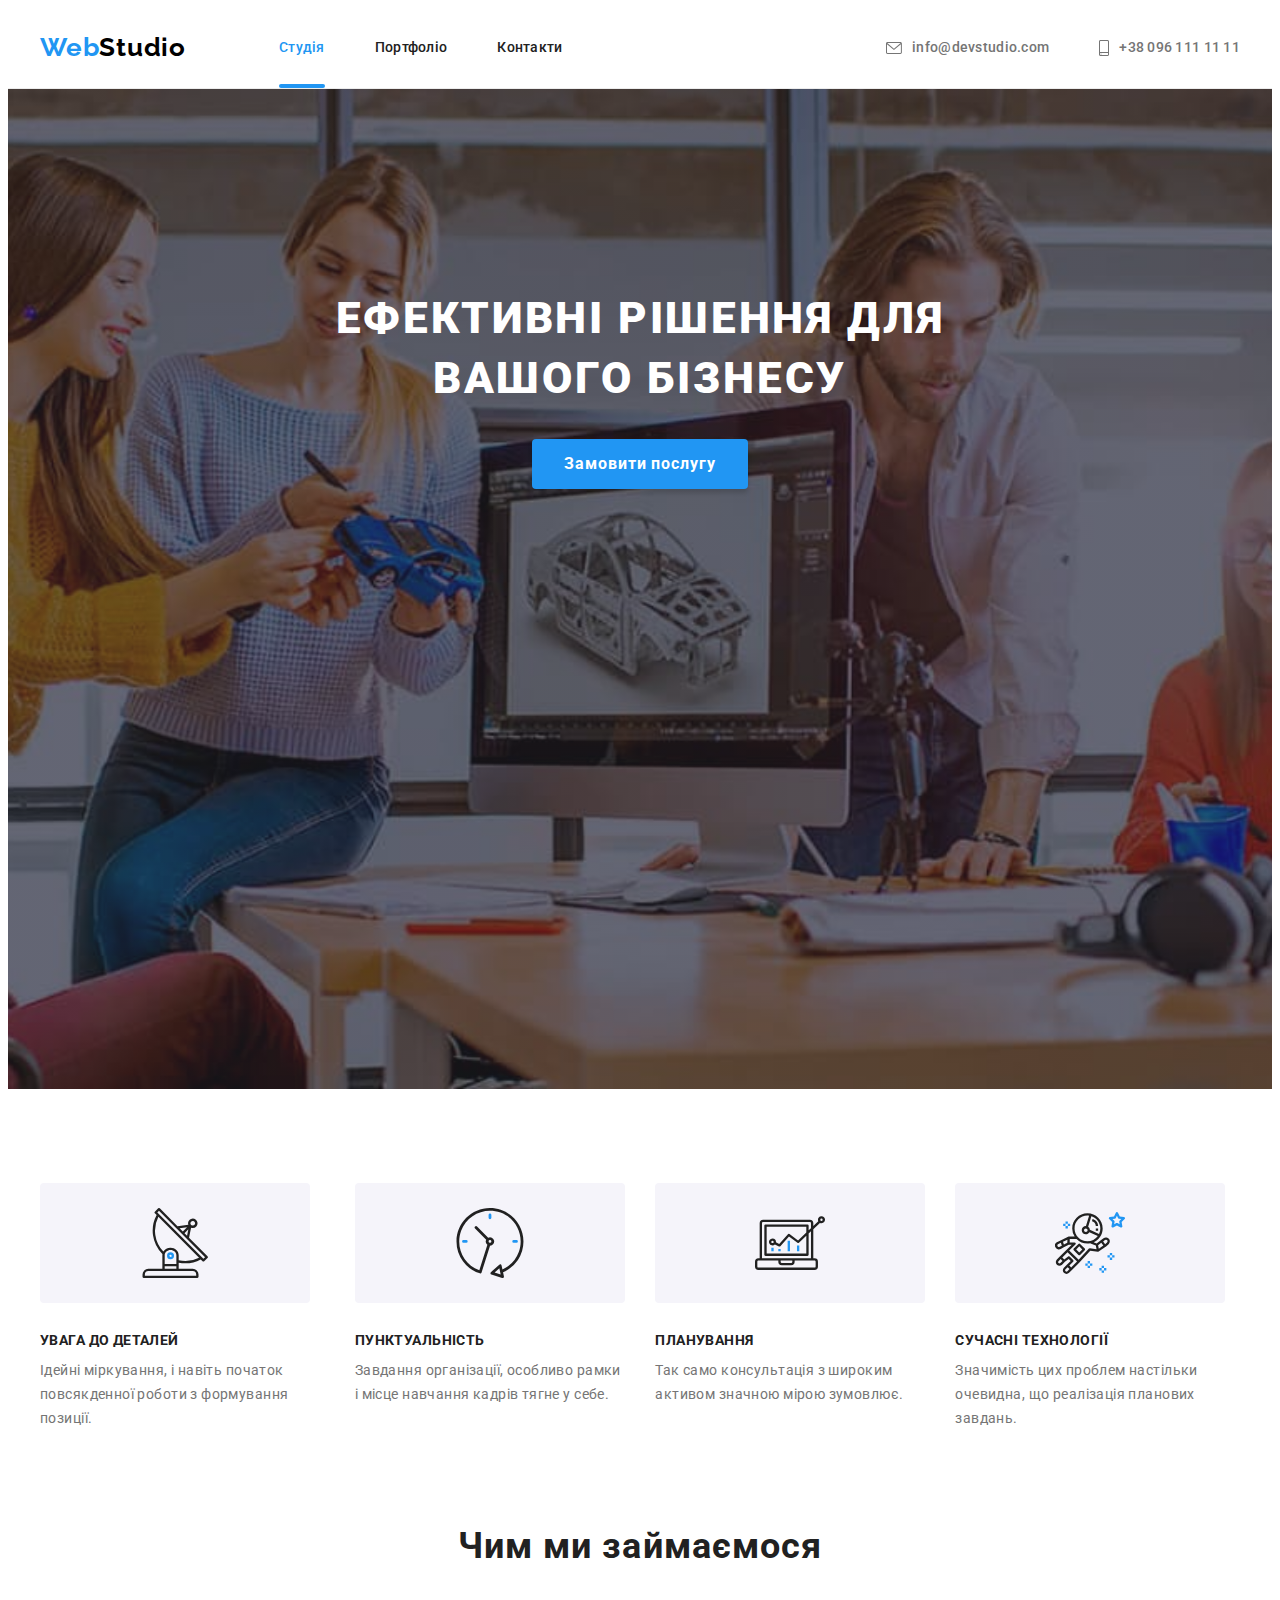
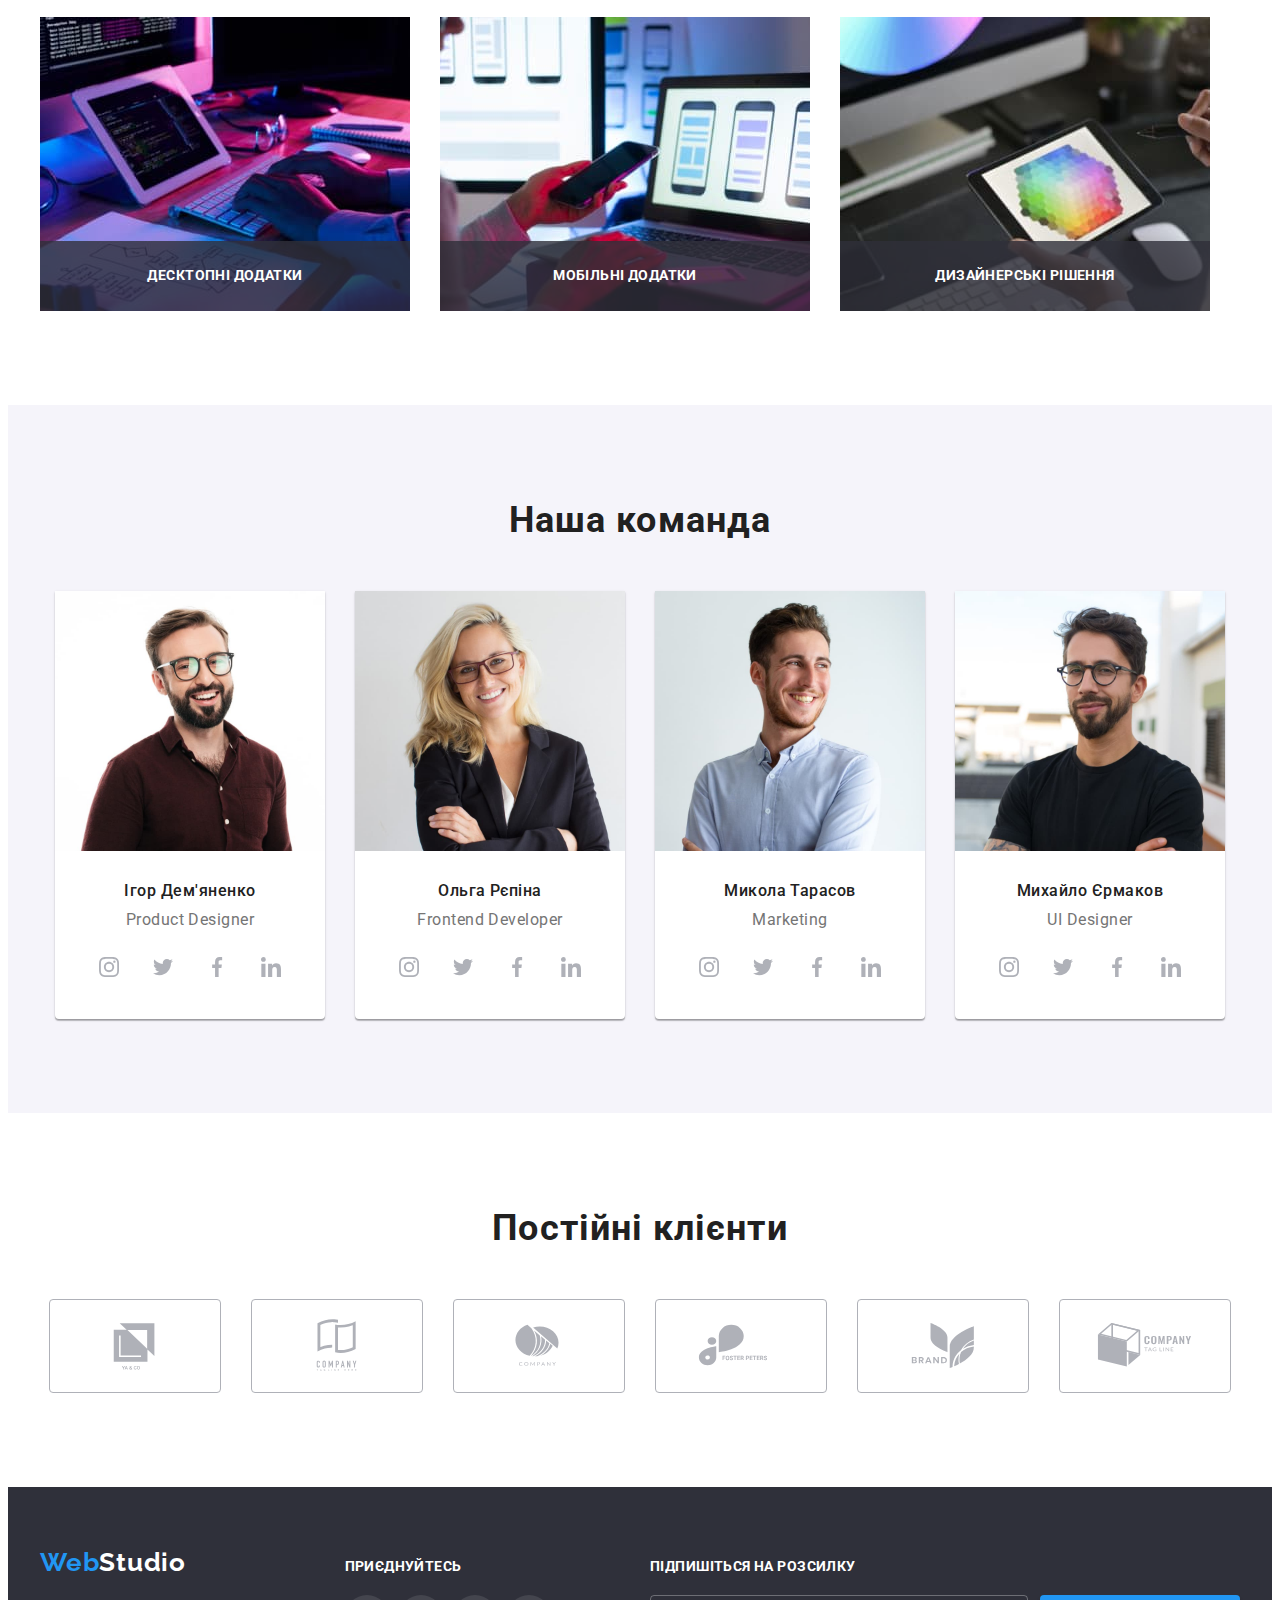
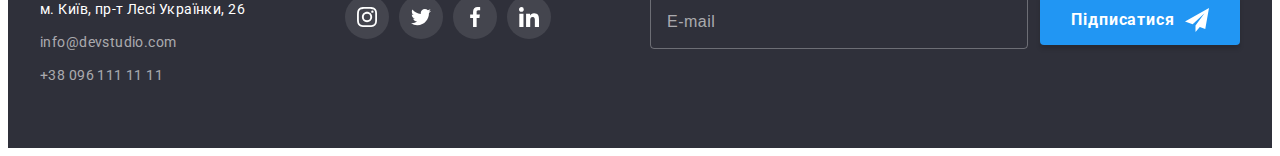
<file: index.html>
<!DOCTYPE html>
<html lang="uk">
<head>
    <meta charset="UTF-8">
    <meta http-equiv="X-UA-Compatible" content="IE=edge">
    <meta name="viewport" content="width=device-width, initial-scale=1.0">
    <title>WebStudio</title>
    <link rel="preconnect" href="https://fonts.googleapis.com">
    <link rel="preconnect" href="https://fonts.gstatic.com" crossorigin>
    <link href="https://fonts.googleapis.com/css2?family=Raleway:wght@700&family=Roboto:wght@400;500;700;900&display=swap" rel="stylesheet">
    <link rel="stylesheet" href="https://cdnjs.cloudflare.com/ajax/libs/modern-normalize/1.1.0/modern-normalize.min.css" integrity="sha512-wpPYUAdjBVSE4KJnH1VR1HeZfpl1ub8YT/NKx4PuQ5NmX2tKuGu6U/JRp5y+Y8XG2tV+wKQpNHVUX03MfMFn9Q==" crossorigin="anonymous" referrerpolicy="no-referrer" >
    <link rel="stylesheet" href="./css/main.min.css">
</head>
<body>
    <header class="page-header">
        <div class="page-header__nav">
            <a href="/index.html" class="logo header-logo">Web<span class="logo--dark">Studio</span></a>
            <ul class="menu page-nav">
                <li class="menu__item"><a class="menu__link current" href="./index.html">Студія</a></li>
                <li class="menu__item"><a class="menu__link" href="./portfolio.html">Портфоліо</a></li>
                <li class="menu__item"><a class="menu__link" href="">Контакти</a></li>
            </ul>
            <ul class="hdr-address">
                <li class="hdr-address__item">
                    <a class="hdr-address__link" href="mailto:info@devstudio.com"><svg class="hdr-address__icon" width="16" height="12">
                        <use href="./img/icons.svg#icon-envelope_16_12-1"></use></svg>info@devstudio.com</a>
                </li>
                <li class="hdr-address__item">
                    <a class="hdr-address__link" href="tel:+380961111111"><svg class="hdr-address__icon" width="10" height="16">
                        <use href="./img/icons.svg#icon-smartphone_10_16-1"></use></svg> +38 096 111 11 11</a>
                </li>
            </ul>
        </div>
    </header>
    <main>
        <section class="hero">
            <div class="container">
                <h1 class="hero-title">Ефективні рішення для вашого бізнесу</h1>
                <button type="button" class="hero-btn" data-modal-open>Замовити послугу</button>
            </div>
        </section>
        <section class="features section">
            <div class="container">
                <h2 class="title visually-hidden">Особливості</h2>
                <ul class="features-list">
                    <li class="features-list__item">
                        <div class="features-list__frame">
                            <svg class="features-list__icon" width="70" height="70">
                                <use href="./img/icons.svg#icon-antenna"></use>
                            </svg></div>
                        <h3 class="features-list__title">Увага до деталей</h3>
                        <p class="features-list__text">Ідейні міркування, і навіть початок повсякденної роботи з формування позиції.</p>
                    </li>
                    <li class="features-list__item">
                        <div class="features-list__frame">
                            <svg class="features-list__icon" width="70" height="70">
                                <use href="./img/icons.svg#icon-clock"></use>
                            </svg></div>
                        <h3 class="features-list__title">Пунктуальність</h3>
                        <p class="features-list__text">Завдання організації, особливо рамки і місце навчання кадрів тягне у себе.</p>
                    </li>
                    <li class="features-list__item">
                        <div class="features-list__frame">
                            <svg class="features-list__icon" width="70" height="70">
                                <use href="./img/icons.svg#icon-diagram"></use>
                            </svg></div>
                        <h3 class="features-list__title">Планування</h3>
                        <p class="features-list__text">Так само консультація з широким активом значною мірою зумовлює.</p>
                    </li>
                    <li class="features-list__item">
                        <div class="features-list__frame">
                            <svg class="features-list__icon" width="70" height="70">
                                <use href="./img/icons.svg#icon-astronaut"></use>
                            </svg></div>
                        <h3 class="features-list__title">Сучасні технології</h3>
                        <p class="features-list__text">Значимість цих проблем настільки очевидна, що реалізація планових завдань.</p>
                    </li>
                </ul>
            </div>
        </section>
        <section class="work section">
            <div class="container">
                <h2 class="title">Чим ми займаємося</h2>
                <ul class="work-list">
                    <li class="work-list__item">
                        <a href="" class="link">
                            <img src="./img/work_1.jpg" alt="Десктопні додатки" width="370" height="294">
                        </a>
                        <div class="work-list__inner">
                            <p class="work-list__text">Десктопні додатки</p>
                        </div>
                    </li>
                    <li class="work-list__item">
                        <a href="" class="link">
                            <img src="./img/work_2.jpg" alt="Мобільні додатки" width="370" height="294">
                        </a>
                        <div class="work-list__inner">
                            <p class="work-list__text">Мобільні додатки</p>
                        </div>
                    </li>
                    <li class="work-list__item">
                        <a href="" class="link">
                            <img src="./img/work_3.jpg" alt="Дизайнерські рішення" width="370" height="294">
                        </a>
                        <div class="work-list__inner">
                            <p class="work-list__text">Дизайнерські рішення</p>
                        </div>
                    </li>
                </ul>
            </div>
        </section>
        <section class="team section">
            <div class="container">
                <h2 class="title">Наша команда</h2>
                <ul class="team-list">
                    <li class="team-list__item">
                        <img src="./img/team_1.jpg" alt="Дизайнер продукту" width="270" height="260">
                        <div class="team-list__info">
                            <h3 class="team-list__name">Ігор Дем'яненко</h3>
                            <p class="team-list__prof">
                                <span lang="en">Product Designer</span>
                            </p>
                            <ul class="socials">
                                <li class="socials__item">
                                    <a href="" class="socials__link">
                                        <svg class="socials__icon" width="20" height="20">
                                            <use href="./img/icons.svg#icon-instagram"></use>
                                        </svg>
                                    </a>
                                </li>
                                <li class="socials__item">
                                    <a href="" class="socials__link">
                                        <svg class="socials__icon" width="20" height="20">
                                            <use href="./img/icons.svg#icon-twitter"></use>
                                        </svg>
                                    </a>
                                </li>
                                <li class="socials__item">
                                    <a href="" class="socials__link">
                                        <svg class="socials__icon" width="20" height="20">
                                            <use href="./img/icons.svg#icon-facebook"></use>
                                        </svg>
                                    </a>
                                </li>
                                <li class="socials__item">
                                    <a href="" class="socials__link">
                                        <svg class="socials__icon" width="20" height="20">
                                            <use href="./img/icons.svg#icon-linkedin"></use>
                                        </svg>
                                    </a>
                                </li>
                            </ul>
                        </div>
                    </li>
                    <li class="team-list__item">
                        <img src="./img/team_2.jpg" alt="Розробник інтерфейсу" width="270" height="260">
                        <div class="team-list__info">
                            <h3 class="team-list__name">Ольга Рєпіна</h3>
                            <p class="team-list__prof">
                                <span lang="en">Frontend Developer</span>
                            </p>
                            <ul class="socials">
                                <li class="socials__item">
                                    <a href="" class="socials__link">
                                        <svg class="socials__icon" width="20" height="20">
                                            <use href="./img/icons.svg#icon-instagram"></use>
                                        </svg>
                                    </a>
                                </li>
                                <li class="socials__item">
                                    <a href="" class="socials__link">
                                        <svg class="socials__icon" width="20" height="20">
                                            <use href="./img/icons.svg#icon-twitter"></use>
                                        </svg>
                                    </a>
                                </li>
                                <li class="socials__item">
                                    <a href="" class="socials__link">
                                        <svg class="socials__icon" width="20" height="20">
                                            <use href="./img/icons.svg#icon-facebook"></use>
                                        </svg>
                                    </a>
                                </li>
                                <li class="socials__item">
                                    <a href="" class="socials__link">
                                        <svg class="socials__icon" width="20" height="20">
                                            <use href="./img/icons.svg#icon-linkedin"></use>
                                        </svg>
                                    </a>
                                </li>
                            </ul>
                        </div>
                    </li>
                    <li class="team-list__item">
                        <img src="./img/team_3.jpg" alt="Маркетолог" width="270" height="260">
                        <div class="team-list__info">
                            <h3 class="team-list__name">Микола Тарасов</h3>
                            <p class="team-list__prof">
                                <span lang="en">Marketing</span>
                            </p>
                            <ul class="socials">
                                <li class="socials__item">
                                    <a href="" class="socials__link">
                                        <svg class="socials__icon" width="20" height="20">
                                            <use href="./img/icons.svg#icon-instagram"></use>
                                        </svg>
                                    </a>
                                </li>
                                <li class="socials__item">
                                    <a href="" class="socials__link">
                                        <svg class="socials__icon" width="20" height="20">
                                            <use href="./img/icons.svg#icon-twitter"></use>
                                        </svg>
                                    </a>
                                </li>
                                <li class="socials__item">
                                    <a href="" class="socials__link">
                                        <svg class="socials__icon" width="20" height="20">
                                            <use href="./img/icons.svg#icon-facebook"></use>
                                        </svg>
                                    </a>
                                </li>
                                <li class="socials__item">
                                    <a href="" class="socials__link">
                                        <svg class="socials__icon" width="20" height="20">
                                            <use href="./img/icons.svg#icon-linkedin"></use>
                                        </svg>
                                    </a>
                                </li>
                            </ul>
                        </div>
                    </li>
                    <li class="team-list__item">
                        <img src="./img/team_4.jpg" alt="Дизайнер інтерфейсу користувача" width="270" height="260">
                        <div class="team-list__info">
                            <h3 class="team-list__name">Михайло Єрмаков</h3>
                            <p class="team-list__prof">
                                <span lang="en">UI Designer</span>
                            </p>
                            <ul class="socials">
                                <li class="socials__item">
                                    <a href="" class="socials__link">
                                        <svg class="socials__icon" width="20" height="20">
                                            <use href="./img/icons.svg#icon-instagram"></use>
                                        </svg>
                                    </a>
                                </li>
                                <li class="socials__item">
                                    <a href="" class="socials__link">
                                        <svg class="socials__icon" width="20" height="20">
                                            <use href="./img/icons.svg#icon-twitter"></use>
                                        </svg>
                                    </a>
                                </li>
                                <li class="socials__item">
                                    <a href="" class="socials__link">
                                        <svg class="socials__icon" width="20" height="20">
                                            <use href="./img/icons.svg#icon-facebook"></use>
                                        </svg>
                                    </a>
                                </li>
                                <li class="socials__item">
                                    <a href="" class="socials__link">
                                        <svg class="socials__icon" width="20" height="20">
                                            <use href="./img/icons.svg#icon-linkedin"></use>
                                        </svg>
                                    </a>
                                </li>
                            </ul>
                        </div>
                    </li>
                </ul>
            </div>
        </section>
        <section class="clients section">
            <div class="container">
                <h2 class="title">Постійні клієнти</h2>
                <ul class="clients-list">
                    <li class="clients-list__item"><a href="" class="clients-list__link"><svg class="clients-list__icon" width="106" height="60">
                        <use href="./img/icons.svg#icon-client_1"></use>
                    </svg></a></li>
                    <li class="clients-list__item"><a href="" class="clients-list__link"><svg class="clients-list__icon" width="106" height="60">
                        <use href="./img/icons.svg#icon-client_2"></use>
                    </svg></a></li>
                    <li class="clients-list__item"><a href="" class="clients-list__link"><svg class="clients-list__icon" width="106" height="60">
                        <use href="./img/icons.svg#icon-client_3"></use>
                    </svg></a></li>
                    <li class="clients-list__item"><a href="" class="clients-list__link"><svg class="clients-list__icon" width="106" height="60">
                        <use href="./img/icons.svg#icon-client_4"></use>
                    </svg></a></li>
                    <li class="clients-list__item"><a href="" class="clients-list__link"><svg class="clients-list__icon" width="106" height="60">
                        <use href="./img/icons.svg#icon-client_5"></use>
                    </svg></a></li>
                    <li class="clients-list__item"><a href="" class="clients-list__link"><svg class="clients-list__icon" width="106" height="60">
                        <use href="./img/icons.svg#icon-client_6"></use>
                    </svg></a></li>
                </ul>
            </div>
        </section>

    </main>
    <footer class="page-footer">
        <div class="container">
            <div class="page-footer__list">
                <a class="logo footer-logo" href="/index.html">Web<span class="logo--light">Studio</span></a>
                <address class="page-footer__address">
                    <a class="page-footer__location" href="https://goo.gl/maps/8FmRKtDjUqRwU7XH7" target="_blank" rel="noopener nofollow noreferrer">м. Київ, пр-т Лесі Українки, 26</a>
                    <ul class="ftr-contact">
                        <li class="ftr-contact__item">
                            <a class="ftr-contact__link" href="mailto:info@devstudio.com">info@devstudio.com</a>
                        </li>
                        <li class="ftr-contact__item">
                            <a class="ftr-contact__link" href="tel:+380961111111">+38 096 111 11 11</a>
                        </li>
                    </ul>
                </address>
            </div>
            <div class="ftr-soc">
                <p class="ftr-soc__text">Приєднуйтесь</p>
                <ul class="socials">
                    <li class="socials__item">
                        <a href="" class="socials__link socials__link--dark">
                            <svg class="socials__icon" width="20" height="20">
                                <use href="./img/icons.svg#icon-instagram"></use>
                            </svg>
                        </a>
                    </li>
                    <li class="socials__item">
                        <a href="" class="socials__link socials__link--dark">
                            <svg class="socials__icon" width="20" height="20">
                                <use href="./img/icons.svg#icon-twitter"></use>
                            </svg>
                        </a>
                    </li>
                    <li class="socials__item">
                        <a href="" class="socials__link socials__link--dark">
                            <svg class="socials__icon" width="20" height="20">
                                <use href="./img/icons.svg#icon-facebook"></use>
                            </svg>
                        </a>
                    </li>
                    <li class="socials__item">
                        <a href="" class="socials__link socials__link--dark">
                            <svg class="socials__icon" width="20" height="20">
                                <use href="./img/icons.svg#icon-linkedin"></use>
                            </svg>
                        </a>
                    </li>
                </ul>
            </div>
            <form class="subscribe">
                <p class="subscribe__text">Підпишіться на розсилку</p>
                <div class="subscribe__form">
                    <label for="email"></label>
                    <input class="subscribe__input" type="email" name="mail-subscribe" id="email" placeholder="E-mail">
                    <button class="subscribe__btn" type="submit">Підписатися
                        <svg class="subscribe__icon" width="24" height="24">
                            <use href="./img/icons.svg#icon-send"></use>
                        </svg>
                    </button>
                </div>
            </form>
        </div>
    </footer>
    <div class="backdrop is-hidden" data-modal>
        <div class="modal">
            <button type="button" class="modal__close" data-modal-close>
                <svg class="modal__close-icon"  width="18" height="18">
                    <use href="./img/icons.svg#icon-close"></use>
                </svg>
            </button>
            <p class="modal__title">Залиште свої дані, ми вам передзвонимо</p>
            <form class="modal-form">
                <label for="user-name">
                    <span class="modal-form__label">Ім'я</span>
                </label>
                <div class="modal-form__field">
                    <input class="modal-form__input" type="text" name="user-name" id="user-name" minlength="3" required>
                    <svg class="modal-form__icon"  width="18" height="18">
                        <use href="./img/icons.svg#icon-person"></use>
                    </svg>
                </div>
                <label for="user-tel">
                    <span class="modal-form__label">Телефон</span>
                </label>
                <div class="modal-form__field">
                    <input class="modal-form__input" type="tel" name="user-tel" id="user-tel" minlength="13" maxlength="13" required>
                    <svg class="modal-form__icon"  width="18" height="18">
                        <use href="./img/icons.svg#icon-email"></use>
                    </svg>          
                </div>
                <label for="user-email">
                    <span class="modal-form__label">Пошта</span>
                </label>
                <div class="modal-form__field">
                    <input class="modal-form__input" type="email" name="user-email" id="user-email" required>
                    <svg class="modal-form__icon"  width="18" height="18">
                        <use href="./img/icons.svg#icon-phone"></use>
                    </svg>
                </div>
                <label for="user-comment">
                    <span class="modal-form__label">Коментар</span>
                </label>
                <textarea class="modal-form__comment" name="user-comment" id="user-comment"  placeholder="Введіть текст"></textarea>
                <label class="modal-form__agreement">
                    <input class="modal-form__checkbox visually-hidden" type="checkbox" name="user-agreement" value="agree" id="checkbox">
                    <span class="modal-form__check">
                        <svg class="" width="16" height="15">
                            <use href="./img/icons.svg#icon-check"></use>
                        </svg>
                    </span>
                    Погоджуюся з розсилкою та приймаю<a href="" class="modal-form__license">Умови договору</a>
                </label>
                <button type="submit" class="modal__button">Відправити</button>
            </form>
        </div>
    </div>
    <script src="./js/modal.js"></script>
</body>
</html>
</file>
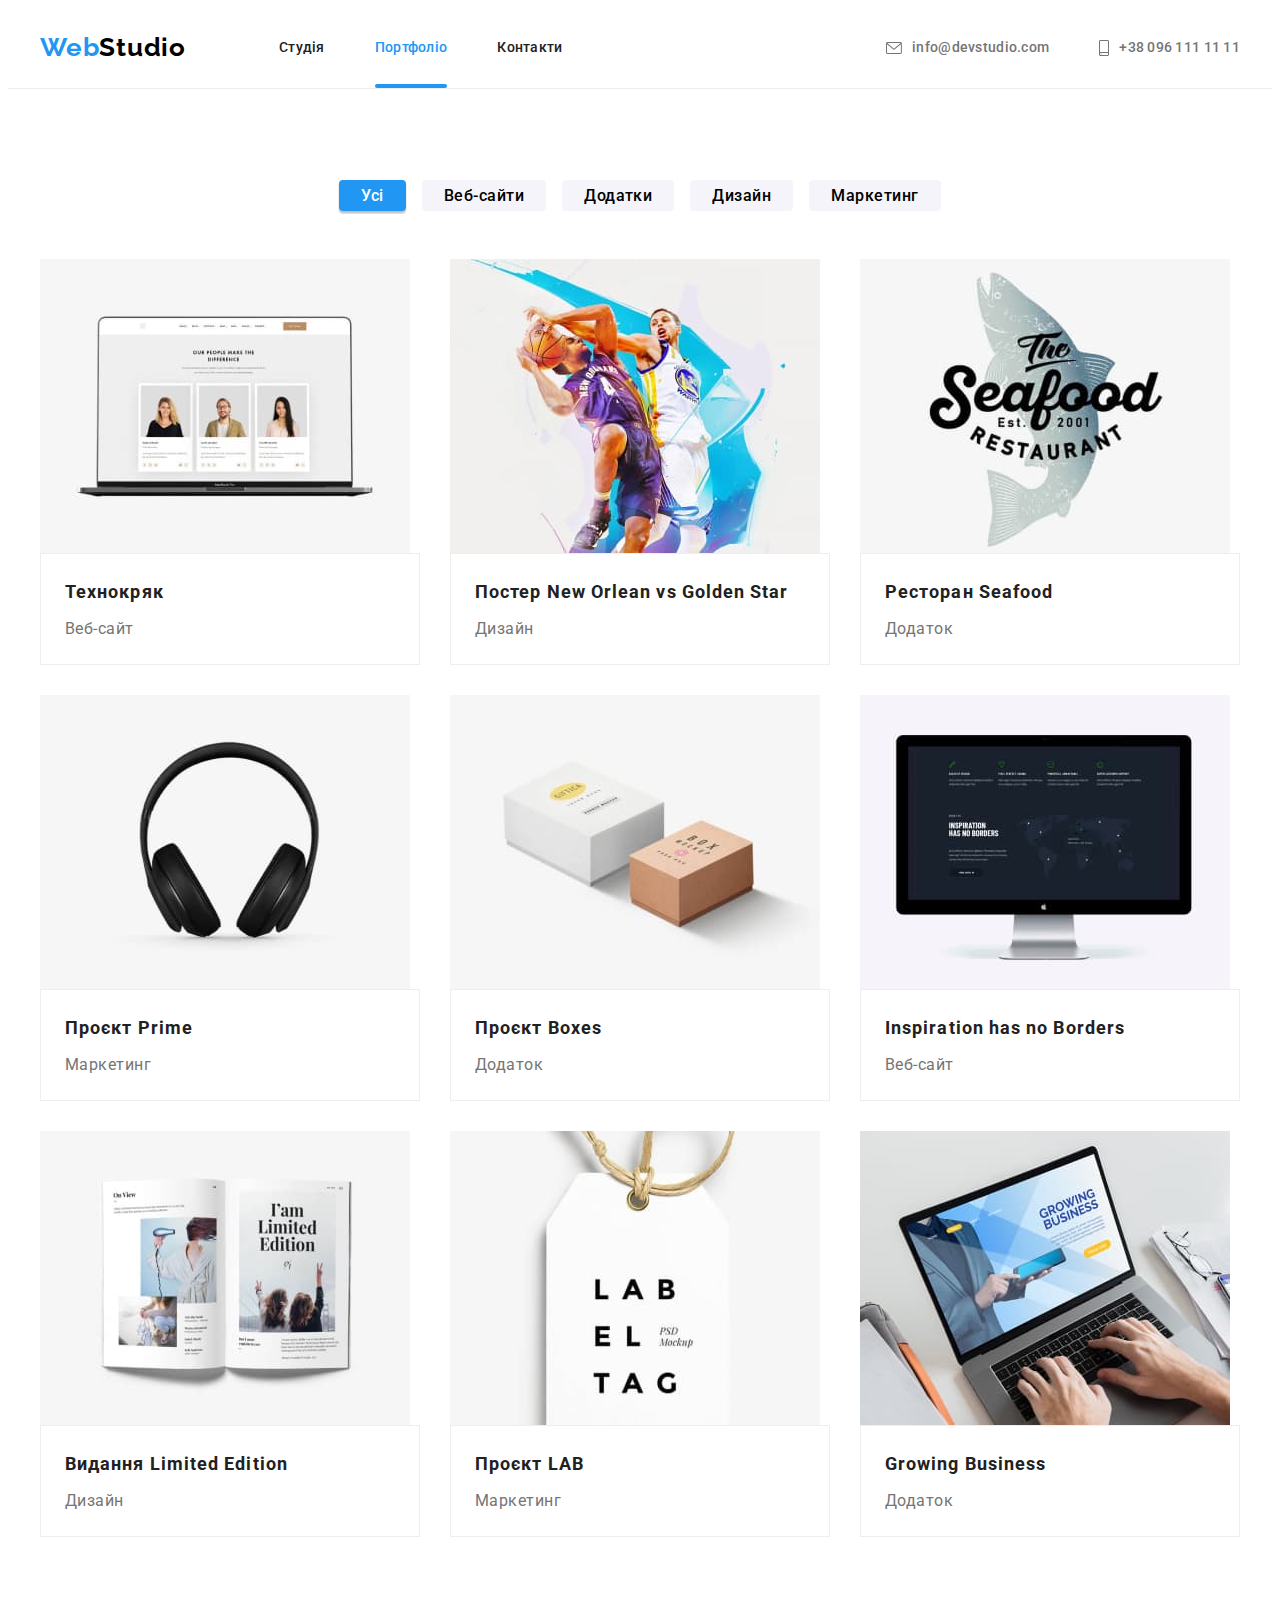
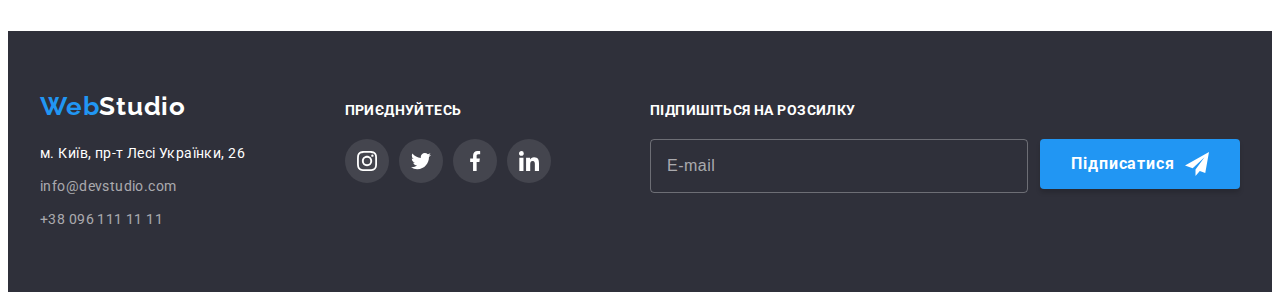
<file: portfolio.html>
<!DOCTYPE html>
<html lang="uk">
<head>
    <meta charset="UTF-8">
    <meta http-equiv="X-UA-Compatible" content="IE=edge">
    <meta name="viewport" content="width=device-width, initial-scale=1.0">
    <title>WebStudio</title>
    <link rel="preconnect" href="https://fonts.googleapis.com">
    <link rel="preconnect" href="https://fonts.gstatic.com" crossorigin>
    <link href="https://fonts.googleapis.com/css2?family=Raleway:wght@700&family=Roboto:wght@400;500;700;900&display=swap" rel="stylesheet">
    <link rel="stylesheet" href="https://cdnjs.cloudflare.com/ajax/libs/modern-normalize/1.1.0/modern-normalize.min.css" integrity="sha512-wpPYUAdjBVSE4KJnH1VR1HeZfpl1ub8YT/NKx4PuQ5NmX2tKuGu6U/JRp5y+Y8XG2tV+wKQpNHVUX03MfMFn9Q==" crossorigin="anonymous" referrerpolicy="no-referrer" >
    <link rel="stylesheet" href="./css/main.min.css">
</head>
<body>
    <header class="page-header">
        <div class="container page-header__nav">
            <a href="/index.html" class="logo header-logo">Web<span class="logo--dark">Studio</span></a>
            <ul class="menu page-nav">
                <li class="menu__item"><a class="menu__link" href="./index.html">Студія</a></li>
                <li class="menu__item"><a class="menu__link current" href="./portfolio.html">Портфоліо</a></li>
                <li class="menu__item"><a class="menu__link" href="">Контакти</a></li>
            </ul>
            <ul class="hdr-address">
                <li class="hdr-address__item">
                    <a class="hdr-address__link" href="mailto:info@devstudio.com"><svg class="hdr-address__icon" width="16" height="12">
                        <use href="./img/icons.svg#icon-envelope_16_12-1"></use></svg>info@devstudio.com</a>
                </li>
                <li class="hdr-address__item">
                    <a class="hdr-address__link" href="tel:+380961111111"><svg class="hdr-address__icon" width="10" height="16">
                        <use href="./img/icons.svg#icon-smartphone_10_16-1"></use></svg> +38 096 111 11 11</a>
                </li>
            </ul>
        </div>
    </header>
    <main>
        <section class="portfolio">
            <div class="container">
                <h2 class="portfolio__title visually-hidden">Портфоліо</h2>
                <ul class="filters portfolio-filters">
                    <li class="filters__item">
                        <input
                        type="radio"
                        name="filter"
                        id="all"
                        class="filters__radio">
                      <label for="all" class="filters__text current-filter">Усі</label>
                    </li>
                    <li class="filters__item">
                        <li class="filters__item">
                            <input
                            type="radio"
                            name="filter"
                            id="web-site"
                            class="filters__radio">
                          <label for="web-site" class="filters__text">Веб-сайти</label>
                    </li>
                    <li class="filters__item">
                        <li class="filters__item">
                            <input
                            type="radio"
                            name="filter"
                            id="app"
                            class="filters__radio">
                          <label for="app" class="filters__text">Додатки</label>
                    </li>
                    <li class="filters__item">
                        <li class="filters__item">
                            <input
                            type="radio"
                            name="filter"
                            id="design"
                            class="filters__radio">
                          <label for="design" class="filters__text">Дизайн</label>
                    </li>
                    <li class="filters__item">
                        <li class="filters__item">
                            <input
                            type="radio"
                            name="filter"
                            id="marketing"
                            class="filters__radio">
                          <label for="marketing" class="filters__text">Маркетинг</label>
                    </li>
                </ul>
                <ul class="portfolio-grid">
                    <li class="portfolio-grid__item">
                        <a class="link" href="">
                            <div class="portfolio-overlay">
                                <img src="./img/proekt_1.jpg" alt="Веб-сайт Технокряк" width="370" height="294">
                                <p class="portfolio-overlay__text">Ресурс пропонує комплексні пропозиції з різним рівнем функціоналу та сервісів. Все це дозволить відвідувачу отримати вичерпні відомості про компанію чи приватну особу.</p>
                            </div>
                            <div class="portfolio-grid__description">
                                <h3 class="portfolio-grid__title">Технокряк</h3>
                                <p class="portfolio-grid__text">Веб-сайт</p>
                            </div>
                        </a>
                    </li>
                    <li class="portfolio-grid__item">
                        <a class="link" href="">
                            <img src="./img/proekt_2.jpg" alt="Дизайн постеру Новий Орлеан з Золотою Зіркою" width="370" height="294">
                            <div class="portfolio-grid__description">
                                <h3 class="portfolio-grid__title">Постер <span lang="en">New Orlean vs Golden Star</span></h3>
                                <p class="portfolio-grid__text">Дизайн</p>
                            </div>
                        </a>
                    </li>
                    <li class="portfolio-grid__item">
                        <a class="link" href="">
                            <img src="./img/proekt_3.jpg" alt="Додаток Ресторану Морська їжа" width="370" height="294">
                            <div class="portfolio-grid__description">
                                <h3 class="portfolio-grid__title">Ресторан <span lang="en">Seafood</span></h3>
                                <p class="portfolio-grid__text">Додаток</p>
                            </div>
                        </a>
                    </li>
                    <li class="portfolio-grid__item">
                        <a class="link" href="">
                            <img src="./img/proekt_4.jpg" alt="Маркетинг Проєкту Прайм" width="370" height="294">
                            <div class="portfolio-grid__description">
                                <h3 class="portfolio-grid__title">Проєкт <span lang="en">Prime</span></h3>
                                <p class="portfolio-grid__text">Маркетинг</p>
                            </div>
                        </a>
                    </li>
                    <li class="portfolio-grid__item">
                        <a class="link" href="">
                            <img src="./img/proekt_5.jpg" alt="Додаток Проєкту Коробки" width="370" height="294">
                            <div class="portfolio-grid__description">
                                <h3 class="portfolio-grid__title">Проєкт <span lang="en">Boxes</span></h3>
                                <p class="portfolio-grid__text">Додаток</p>
                            </div>
                        </a>
                    </li>
                    <li class="portfolio-grid__item">
                        <a class="link" href="">
                            <img src="./img/proekt_6.jpg" alt="Веб-сайт Натхнення немає кордонів" width="370" height="294">
                            <div class="portfolio-grid__description">
                                <h3 class="portfolio-grid__title"><span lang="en">Inspiration has no Borders</span></h3>
                                <p class="portfolio-grid__text">Веб-сайт</p>
                            </div>
                        </a>
                    </li>
                    <li class="portfolio-grid__item">
                        <a class="link" href="">
                            <img src="./img/proekt_7.jpg" alt="Дизайн видання Обмежене Видання" width="370" height="294">
                            <div class="portfolio-grid__description">
                                <h3 class="portfolio-grid__title">Видання <span lang="en">Limited Edition</span></h3>
                                <p class="portfolio-grid__text">Дизайн</p>
                            </div>
                        </a>
                    </li>
                    <li class="portfolio-grid__item">
                        <a class="link" href="">
                            <img src="./img/proekt_8.jpg" alt="Маркетинг Проєкту ЛАБ" width="370" height="294">
                            <div class="portfolio-grid__description">
                                <h3 class="portfolio-grid__title">Проєкт <span lang="en">LAB</span></h3>
                                <p class="portfolio-grid__text">Маркетинг</p>
                            </div>
                        </a>
                    </li>
                    <li class="portfolio-grid__item">
                        <a class="link" href="">
                            <img src="./img/proekt_9.jpg" alt="Зростаючий Бізнес" width="370" height="294">
                            <div class="portfolio-grid__description">
                                <h3 class="portfolio-grid__title"><span lang="en">Growing Business</span></h3>
                                <p class="portfolio-grid__text">Додаток</p>
                            </div>
                        </a>
                    </li>
                </ul>
            </div>
       </section>
    </main>
    <footer class="page-footer">
        <div class="container">
            <div class="page-footer__links">
                <a class="logo footer-logo" href="/index.html">Web<span class="logo--light">Studio</span></a>
                <address class="page-footer__address">
                    <a class="page-footer__location" href="https://goo.gl/maps/8FmRKtDjUqRwU7XH7" target="_blank" rel="noopener nofollow noreferrer">м. Київ, пр-т Лесі Українки, 26</a>
                    <ul class="ftr-contact">
                        <li class="ftr-contact__item">
                            <a class="ftr-contact__link" href="mailto:info@devstudio.com">info@devstudio.com</a>
                        </li>
                        <li class="ftr-contact__item">
                            <a class="ftr-contact__link" href="tel:+380961111111">+38 096 111 11 11</a>
                        </li>
                    </ul>
                </address>
            </div>
            <div class="ftr-soc">
                <p class="ftr-soc__text">Приєднуйтесь</p>
                <ul class="socials">
                    <li class="socials__item">
                        <a href="" class="socials__link socials__link--dark">
                            <svg class="socials__icon" width="20" height="20">
                                <use href="./img/icons.svg#icon-instagram"></use>
                            </svg>
                        </a>
                    </li>
                    <li class="socials__item">
                        <a href="" class="socials__link socials__link--dark">
                            <svg class="socials__icon" width="20" height="20">
                                <use href="./img/icons.svg#icon-twitter"></use>
                            </svg>
                        </a>
                    </li>
                    <li class="socials__item">
                        <a href="" class="socials__link socials__link--dark">
                            <svg class="socials__icon" width="20" height="20">
                                <use href="./img/icons.svg#icon-facebook"></use>
                            </svg>
                        </a>
                    </li>
                    <li class="socials__item">
                        <a href="" class="socials__link socials__link--dark">
                            <svg class="socials__icon" width="20" height="20">
                                <use href="./img/icons.svg#icon-linkedin"></use>
                            </svg>
                        </a>
                    </li>
                </ul>
            </div>
            <form class="subscribe">
                <p class="subscribe__text">Підпишіться на розсилку</p>
                <div class="subscribe__form">
                    <label for="email"></label>
                    <input class="subscribe__input" type="email" name="mail-subscribe" id="email" placeholder="E-mail">
                    <button class="subscribe__btn" type="submit">Підписатися
                        <svg class="subscribe__icon" width="24" height="24">
                            <use href="./img/icons.svg#icon-send"></use>
                        </svg>
                    </button>
                </div>
            </form>
        </div>
    </footer>
</body>
</html>
</file>
<file: css/main.min.css>
.visually-hidden,.filters__radio{position:absolute;white-space:nowrap;width:1px;height:1px;overflow:hidden;border:0;padding:0;clip:rect(0 0 0 0);-webkit-clip-path:inset(50%);clip-path:inset(50%);margin:-1px}p,h1,h2,h3,h4,h5,h6{margin:0}ul,ol{margin:0;padding-left:0}button{cursor:pointer}address{font-style:normal}img{display:block;max-width:100%;height:auto}.list,.portfolio-grid,.ftr-contact,.clients-list,.team-list,.work-list,.features-list,.hdr-address,.menu,.filters,.socials{padding:0;margin:0;list-style:none}.link,.ftr-contact__link,.page-footer__location,.hdr-address__link,.menu__link,.socials__link,.logo{text-decoration:none}.link:hover,.ftr-contact__link:hover,.page-footer__location:hover,.hdr-address__link:hover,.menu__link:hover,.socials__link:hover,.logo:hover,.link:focus,.ftr-contact__link:focus,.page-footer__location:focus,.hdr-address__link:focus,.menu__link:focus,.socials__link:focus,.logo:focus{color:#2196f3}body{font-family:Roboto,sans-serif;font-style:normal}.logo{font-family:"Raleway";font-weight:700;font-size:26px;line-height:1.19;letter-spacing:0.03em;color:#2196f3}.logo--light{color:#fff}.logo--dark{color:#000}.button,.modal__button,.subscribe__btn,.hero-btn{background-color:#2196f3;-webkit-box-shadow:0px 4px 4px rgba(0,0,0,.15);box-shadow:0px 4px 4px rgba(0,0,0,.15);border-radius:4px;border-style:none;color:#fff;font-family:inherit;font-weight:700;font-size:16px;line-height:1.88;letter-spacing:0.06em;text-align:center;-webkit-transition:background-color 250ms cubic-bezier(0.4, 0, 0.2, 1);transition:background-color 250ms cubic-bezier(0.4, 0, 0.2, 1)}.button:hover,.modal__button:hover,.subscribe__btn:hover,.hero-btn:hover,.button:focus,.modal__button:focus,.subscribe__btn:focus,.hero-btn:focus{background-color:#188ce8}.current{color:#2196f3;position:relative}.current::after{content:"";position:absolute;bottom:0;background-color:currentColor;border-radius:2px;width:100%;height:4px}.container,.page-header__nav{width:1200px;padding-left:15px;padding-right:15px;margin:0 auto}.section,.portfolio{padding-top:94px;padding-bottom:94px}.title,.clients__title{margin-bottom:50px;font-weight:700;font-size:36px;line-height:1.17;letter-spacing:0.03em;text-align:center;color:#212121}a,h2,h3{color:#212121;-webkit-transition:color 250ms cubic-bezier(0.4, 0, 0.2, 1);transition:color 250ms cubic-bezier(0.4, 0, 0.2, 1)}p{color:#757575}.socials{display:-webkit-box;display:-ms-flexbox;display:flex;-webkit-box-pack:center;-ms-flex-pack:center;justify-content:center;gap:10px}.socials__item{width:44px;height:44px}.socials__link{display:-webkit-box;display:-ms-flexbox;display:flex;-webkit-box-pack:center;-ms-flex-pack:center;justify-content:center;-webkit-box-align:center;-ms-flex-align:center;align-items:center;width:100%;height:100%;border-radius:50%;background-color:rgba(0,0,0,0);fill:#afb1b8;-webkit-transition:background-color 250ms cubic-bezier(0.4, 0, 0.2, 1),fill 250ms cubic-bezier(0.4, 0, 0.2, 1);transition:background-color 250ms cubic-bezier(0.4, 0, 0.2, 1),fill 250ms cubic-bezier(0.4, 0, 0.2, 1)}.socials__link:hover,.socials__link:focus{background-color:#2196f3;fill:#fff}.socials__link--dark{background-color:rgba(255,255,255,.1);fill:#fff}.backdrop{width:100%;height:100%;position:fixed;top:0;background-color:rgba(0,0,0,.2);-webkit-transition:opacity 300ms linear,visibility 300ms linear;transition:opacity 300ms linear,visibility 300ms linear}.backdrop.is-hidden{opacity:0;visibility:hidden;pointer-events:none}.filters{display:-webkit-box;display:-ms-flexbox;display:flex;-webkit-box-pack:center;-ms-flex-pack:center;justify-content:center;gap:8px}.filters__text{padding:6px 22px;background-color:#f5f4fa;border-radius:4px;border-style:none;font-family:inherit;font-style:normal;font-weight:500;font-size:16px;line-height:1.63;letter-spacing:0.03em;text-align:center;color:var(--title-text-color);-webkit-transition:color 250ms cubic-bezier(0.4, 0, 0.2, 1),background-color 250ms cubic-bezier(0.4, 0, 0.2, 1),-webkit-box-shadow 250ms cubic-bezier(0.4, 0, 0.2, 1);transition:color 250ms cubic-bezier(0.4, 0, 0.2, 1),background-color 250ms cubic-bezier(0.4, 0, 0.2, 1),-webkit-box-shadow 250ms cubic-bezier(0.4, 0, 0.2, 1);transition:color 250ms cubic-bezier(0.4, 0, 0.2, 1),background-color 250ms cubic-bezier(0.4, 0, 0.2, 1),box-shadow 250ms cubic-bezier(0.4, 0, 0.2, 1);transition:color 250ms cubic-bezier(0.4, 0, 0.2, 1),background-color 250ms cubic-bezier(0.4, 0, 0.2, 1),box-shadow 250ms cubic-bezier(0.4, 0, 0.2, 1),-webkit-box-shadow 250ms cubic-bezier(0.4, 0, 0.2, 1)}.filters__text:hover,.filters__text:focus{cursor:pointer;background-color:#2196f3;color:#fff;-webkit-box-shadow:0px 3px 1px rgba(0,0,0,.1),0px 1px 2px rgba(0,0,0,.08),0px 2px 2px rgba(0,0,0,.12);box-shadow:0px 3px 1px rgba(0,0,0,.1),0px 1px 2px rgba(0,0,0,.08),0px 2px 2px rgba(0,0,0,.12)}.portfolio-filters{margin-bottom:50px}.current-filter{background:#2196f3;-webkit-box-shadow:0px 3px 1px rgba(0,0,0,.1),0px 1px 2px rgba(0,0,0,.08),0px 2px 2px rgba(0,0,0,.12);box-shadow:0px 3px 1px rgba(0,0,0,.1),0px 1px 2px rgba(0,0,0,.08),0px 2px 2px rgba(0,0,0,.12);border-radius:4px;color:#fff;-webkit-transition:color 250ms cubic-bezier(0.4, 0, 0.2, 1),background-color 250ms cubic-bezier(0.4, 0, 0.2, 1);transition:color 250ms cubic-bezier(0.4, 0, 0.2, 1),background-color 250ms cubic-bezier(0.4, 0, 0.2, 1)}.current-filter:hover,.current-filter:focus{color:#fff;background-color:#188ce8}.page-header{background-color:#fff;border-bottom:1px solid #ececec}.page-header__nav{display:-webkit-box;display:-ms-flexbox;display:flex;-webkit-box-align:center;-ms-flex-align:center;align-items:center}.menu{display:-webkit-box;display:-ms-flexbox;display:flex;gap:50px}.menu__link{display:-webkit-box;display:-ms-flexbox;display:flex;padding-top:32px;padding-bottom:32px;font-weight:500;font-size:14px;line-height:1.14;letter-spacing:0.02em}.page-nav{margin-left:93px}.header-logo{display:block;padding-top:24px;padding-bottom:25px}.hdr-address{display:-webkit-box;display:-ms-flexbox;display:flex;margin-left:auto;gap:50px}.hdr-address__link{display:-webkit-box;display:-ms-flexbox;display:flex;-webkit-box-align:center;-ms-flex-align:center;align-items:center;gap:10px;font-weight:500;font-size:14px;line-height:1.14;letter-spacing:0.02em;color:#757575;fill:#757575;-webkit-transition:color 250ms cubic-bezier(0.4, 0, 0.2, 1),fill 250ms cubic-bezier(0.4, 0, 0.2, 1);transition:color 250ms cubic-bezier(0.4, 0, 0.2, 1),fill 250ms cubic-bezier(0.4, 0, 0.2, 1)}.hdr-address__link:hover,.hdr-address__link:focus{color:#2196f3;fill:#2196f3}.hero{padding-top:200px;padding-bottom:200px;max-width:1600px;min-height:600px;margin-left:auto;margin-right:auto;background-image:-webkit-gradient(linear, left top, left bottom, from(rgba(47, 48, 58, 0.4)), to(rgba(47, 48, 58, 0.4))),url("../img/hero_img_1600_600.jpg");background-image:linear-gradient(rgba(47, 48, 58, 0.4), rgba(47, 48, 58, 0.4)),url("../img/hero_img_1600_600.jpg");background-size:cover;background-position:center;background-color:#2f303a}.hero-title{margin:0 auto;margin-bottom:30px;width:696px;color:#fff;font-weight:900;font-size:44px;line-height:1.36;letter-spacing:0.06em;text-transform:uppercase;text-align:center}.hero-btn{display:block;margin:0 auto;padding:10px 32px}.features{padding-bottom:0;background-color:#fff}.features-list{display:-webkit-box;display:-ms-flexbox;display:flex;gap:30px}.features-list__item{min-width:270px}.features-list__frame{display:-webkit-box;display:-ms-flexbox;display:flex;-webkit-box-pack:center;-ms-flex-pack:center;justify-content:center;-webkit-box-align:center;-ms-flex-align:center;align-items:center;margin-bottom:30px;width:270px;height:120px;background:#f5f4fa;border-radius:4px}.features-list__title{margin-bottom:10px;font-weight:700;font-size:14px;line-height:1.14;letter-spacing:0.03em;text-transform:uppercase;color:#212121}.features-list__text{font-size:14px;line-height:1.71;letter-spacing:0.03em;text-align:start;color:#757575}.work{background-color:#fff}.work-list{display:-webkit-box;display:-ms-flexbox;display:flex;gap:30px}.work-list__item{position:relative}.work-list__inner{position:absolute;bottom:0;background-color:rgba(47,48,58,.8);padding-top:27px;padding-bottom:27px;width:100%;pointer-events:none}.work-list__text{font-weight:700;font-size:14px;line-height:1.14;letter-spacing:0.03em;text-align:center;text-transform:uppercase;color:#fff}.team{background-color:#f5f4fa}.team-list{display:-webkit-box;display:-ms-flexbox;display:flex;-webkit-box-pack:center;-ms-flex-pack:center;justify-content:center;gap:30px}.team-list__item{background:#fff;min-width:270px;-webkit-box-shadow:0px 1px 3px rgba(0,0,0,.12),0px 1px 1px rgba(0,0,0,.14),0px 2px 1px rgba(0,0,0,.2);box-shadow:0px 1px 3px rgba(0,0,0,.12),0px 1px 1px rgba(0,0,0,.14),0px 2px 1px rgba(0,0,0,.2);border-radius:0px 0px 4px 4px}.team-list__info{padding-top:30px;padding-bottom:30px;border-radius:0px 0px 4px 4px}.team-list__name{font-weight:500;font-size:16px;line-height:1.19;letter-spacing:0.03em;text-align:center;color:#212121}.team-list__prof{margin-top:10px;margin-bottom:16px;font-size:16px;line-height:1.19;letter-spacing:0.03em;text-align:center;color:#757575}.clients-list{display:-webkit-box;display:-ms-flexbox;display:flex;-webkit-box-pack:center;-ms-flex-pack:center;justify-content:center;gap:30px}.clients-list__link{display:-webkit-box;display:-ms-flexbox;display:flex;-webkit-box-pack:center;-ms-flex-pack:center;justify-content:center;-webkit-box-align:center;-ms-flex-align:center;align-items:center;width:170px;height:92px;border:1px solid #afb1b8;border-radius:4px;fill:#afb1b8;-webkit-transition:border-color 250ms cubic-bezier(0.4, 0, 0.2, 1),fill 250ms cubic-bezier(0.4, 0, 0.2, 1);transition:border-color 250ms cubic-bezier(0.4, 0, 0.2, 1),fill 250ms cubic-bezier(0.4, 0, 0.2, 1)}.clients-list__link:hover,.clients-list__link:focus{border-color:#2196f3;fill:#2196f3}.page-footer{background-color:#2f303a;padding:60px 0}.page-footer .container,.page-footer .page-header__nav{display:-webkit-box;display:-ms-flexbox;display:flex;-webkit-box-align:baseline;-ms-flex-align:baseline;align-items:baseline;-webkit-box-pack:justify;-ms-flex-pack:justify;justify-content:space-between}.page-footer__address{margin-top:20px}.page-footer__location{font-size:14px;line-height:1.71;letter-spacing:0.03em;color:#fff}.footer__logo{margin-bottom:20px}.ftr-contact__item{margin-top:9px}.ftr-contact__link{font-size:14px;line-height:1.71;letter-spacing:0.03em;color:rgba(255,255,255,.6);-webkit-transition:color 250ms cubic-bezier(0.4, 0, 0.2, 1);transition:color 250ms cubic-bezier(0.4, 0, 0.2, 1)}.ftr-soc__text{margin-bottom:20px;color:#fff;font-weight:700;font-size:14px;line-height:1.14;letter-spacing:0.03em;text-transform:uppercase}.subscribe__text{margin-bottom:20px;font-weight:700;font-size:14px;line-height:1.14;letter-spacing:0.03em;text-transform:uppercase;color:#fff}.subscribe__form{display:-webkit-box;display:-ms-flexbox;display:flex}.subscribe__input{width:358px;height:50px;padding-left:16px;border:1px solid rgba(255,255,255,.3);border-radius:4px;background-color:rgba(0,0,0,0);font-weight:400;font-size:16px;line-height:1.25;letter-spacing:0.03em;color:rgba(255,255,255,.6);outline:rgba(0,0,0,0)}.subscribe__input::-webkit-input-placeholder{font-size:16px;line-height:1.25;letter-spacing:0.03em;color:rgba(255,255,255,.6)}.subscribe__input::-moz-placeholder{font-size:16px;line-height:1.25;letter-spacing:0.03em;color:rgba(255,255,255,.6)}.subscribe__input:-ms-input-placeholder{font-size:16px;line-height:1.25;letter-spacing:0.03em;color:rgba(255,255,255,.6)}.subscribe__input::-ms-input-placeholder{font-size:16px;line-height:1.25;letter-spacing:0.03em;color:rgba(255,255,255,.6)}.subscribe__input::placeholder{font-size:16px;line-height:1.25;letter-spacing:0.03em;color:rgba(255,255,255,.6)}.subscribe__btn{margin-left:12px;display:-webkit-box;display:-ms-flexbox;display:flex;-webkit-box-pack:center;-ms-flex-pack:center;justify-content:center;-webkit-box-align:center;-ms-flex-align:center;align-items:center;gap:10px;width:200px;height:50px;fill:#fff}.modal{position:absolute;width:528px;min-height:581px;top:50%;left:50%;-webkit-transform:translate(-50%, -50%);transform:translate(-50%, -50%);padding:40px;background-color:#fff;-webkit-box-shadow:0px 1px 3px rgba(0,0,0,.12),0px 1px 1px rgba(0,0,0,.14),0px 2px 1px rgba(0,0,0,.2);box-shadow:0px 1px 3px rgba(0,0,0,.12),0px 1px 1px rgba(0,0,0,.14),0px 2px 1px rgba(0,0,0,.2);border-radius:4px;-webkit-transform:translate(-50%, -50%) scale(1);transform:translate(-50%, -50%) scale(1);-webkit-transition:-webkit-transform 300ms linear;transition:-webkit-transform 300ms linear;transition:transform 300ms linear;transition:transform 300ms linear, -webkit-transform 300ms linear}.backdrop.is-hidden .modal{-webkit-transform:translate(-50%, -50%) scale(0);transform:translate(-50%, -50%) scale(0)}.modal__close{position:absolute;top:8px;right:8px;width:30px;height:30px;background-color:rgba(0,0,0,0);border:1px solid rgba(0,0,0,.1);border-radius:50%;display:-webkit-box;display:-ms-flexbox;display:flex;-webkit-box-pack:center;-ms-flex-pack:center;justify-content:center;-webkit-box-align:center;-ms-flex-align:center;align-items:center;-webkit-transition:fill 250ms cubic-bezier(0.4, 0, 0.2, 1);transition:fill 250ms cubic-bezier(0.4, 0, 0.2, 1)}.modal__close:hover,.modal__close:focus{fill:#2196f3}.modal__title{margin-bottom:12px;font-weight:700;font-size:20px;line-height:1.15;letter-spacing:0.03em;text-align:center;color:#212121}.modal__button{width:200px;height:50px;display:block;margin:0 auto;margin-top:30px}.modal-form__field{margin-bottom:10px;display:-webkit-box;display:-ms-flexbox;display:flex;-webkit-box-orient:vertical;-webkit-box-direction:normal;-ms-flex-direction:column;flex-direction:column;position:relative}.modal-form__label{display:block;margin-bottom:4px;font-size:12px;line-height:1.17;letter-spacing:0.01em;color:#757575}.modal-form__input{width:100%;height:40px;padding-left:42px;border:1px solid rgba(33,33,33,.2);border-radius:4px;outline:rgba(0,0,0,0);-webkit-transition:border-color 250ms cubic-bezier(0.4, 0, 0.2, 1);transition:border-color 250ms cubic-bezier(0.4, 0, 0.2, 1)}.modal-form__icon{position:absolute;left:12px;top:50%;-webkit-transform:translateY(-50%);transform:translateY(-50%);-webkit-transition:fill 250ms cubic-bezier(0.4, 0, 0.2, 1);transition:fill 250ms cubic-bezier(0.4, 0, 0.2, 1)}.modal-form__input:focus{border-color:#2196f3}.modal-form__input:focus+.modal-form__icon{fill:#2196f3}.modal-form__comment{width:100%;height:120px;resize:none;padding:12px 16px;margin-bottom:20px;border:1px solid rgba(33,33,33,.2);border-radius:4px;outline:rgba(0,0,0,0);-webkit-transition:border-color 250ms cubic-bezier(0.4, 0, 0.2, 1);transition:border-color 250ms cubic-bezier(0.4, 0, 0.2, 1)}.modal-form__comment:focus{border-color:#2196f3}.modal-form__comment::-webkit-input-placeholder{font-size:12px;line-height:1.17;letter-spacing:0.01em;color:rgba(117,117,117,.5)}.modal-form__comment::-moz-placeholder{font-size:12px;line-height:1.17;letter-spacing:0.01em;color:rgba(117,117,117,.5)}.modal-form__comment:-ms-input-placeholder{font-size:12px;line-height:1.17;letter-spacing:0.01em;color:rgba(117,117,117,.5)}.modal-form__comment::-ms-input-placeholder{font-size:12px;line-height:1.17;letter-spacing:0.01em;color:rgba(117,117,117,.5)}.modal-form__comment::placeholder{font-size:12px;line-height:1.17;letter-spacing:0.01em;color:rgba(117,117,117,.5)}.modal-form__agreement{font-size:14px;line-height:1.71;letter-spacing:0.03em;color:#757575;display:-webkit-box;display:-ms-flexbox;display:flex;-webkit-box-pack:center;-ms-flex-pack:center;justify-content:center;-webkit-box-align:center;-ms-flex-align:center;align-items:center}.modal-form__check{width:16px;height:15px;display:-webkit-box;display:-ms-flexbox;display:flex;-webkit-box-pack:center;-ms-flex-pack:center;justify-content:center;-webkit-box-align:center;-ms-flex-align:center;align-items:center;margin-right:7px;border:2px solid #212121;border-radius:2px;fill:rgba(0,0,0,0)}.modal-form__checkbox:checked+.modal-form__check{background-color:#2196f3;border-color:rgba(0,0,0,0);fill:#fff}.modal-form__license{margin-left:4px;color:#2196f3}.portfolio-grid{display:-webkit-box;display:-ms-flexbox;display:flex;-ms-flex-wrap:wrap;flex-wrap:wrap;gap:30px}.portfolio-grid__item{-ms-flex-preferred-size:calc((100% - 60px)/3);flex-basis:calc((100% - 60px)/3);background:#fff;-webkit-transition:-webkit-box-shadow 250ms cubic-bezier(0.4, 0, 0.2, 1);transition:-webkit-box-shadow 250ms cubic-bezier(0.4, 0, 0.2, 1);transition:box-shadow 250ms cubic-bezier(0.4, 0, 0.2, 1);transition:box-shadow 250ms cubic-bezier(0.4, 0, 0.2, 1), -webkit-box-shadow 250ms cubic-bezier(0.4, 0, 0.2, 1)}.portfolio-grid__item:hover,.portfolio-grid__item:focus{-webkit-box-shadow:0px 1px 1px rgba(0,0,0,.12),0px 4px 4px rgba(0,0,0,.06),1px 4px 6px rgba(0,0,0,.16);box-shadow:0px 1px 1px rgba(0,0,0,.12),0px 4px 4px rgba(0,0,0,.06),1px 4px 6px rgba(0,0,0,.16)}.portfolio-grid__description{padding:20px 24px;border:1px solid #eee}.portfolio-grid__title{margin-bottom:4px;font-weight:700;font-size:18px;line-height:2;letter-spacing:0.06em;color:#212121}.portfolio-grid__text{font-size:16px;line-height:1.88;letter-spacing:0.03em;color:#757575}.portfolio-overlay{position:relative;overflow:hidden}.portfolio-grid__item:hover .portfolio-overlay__text,.portfolio-overlay__item:focus .portfolio-overlay__text{-webkit-transform:translateY(0);transform:translateY(0)}.portfolio-overlay__text{position:absolute;top:0;padding:63px 24px;font-size:18px;line-height:1.56;letter-spacing:0.03em;color:#fff;background-color:rgba(33,150,243,.9);-webkit-transform:translateY(100%);transform:translateY(100%);-webkit-transition:-webkit-transform 250ms cubic-bezier(0.4, 0, 0.2, 1);transition:-webkit-transform 250ms cubic-bezier(0.4, 0, 0.2, 1);transition:transform 250ms cubic-bezier(0.4, 0, 0.2, 1);transition:transform 250ms cubic-bezier(0.4, 0, 0.2, 1), -webkit-transform 250ms cubic-bezier(0.4, 0, 0.2, 1)}/*# sourceMappingURL=main.min.css.map */
</file>
